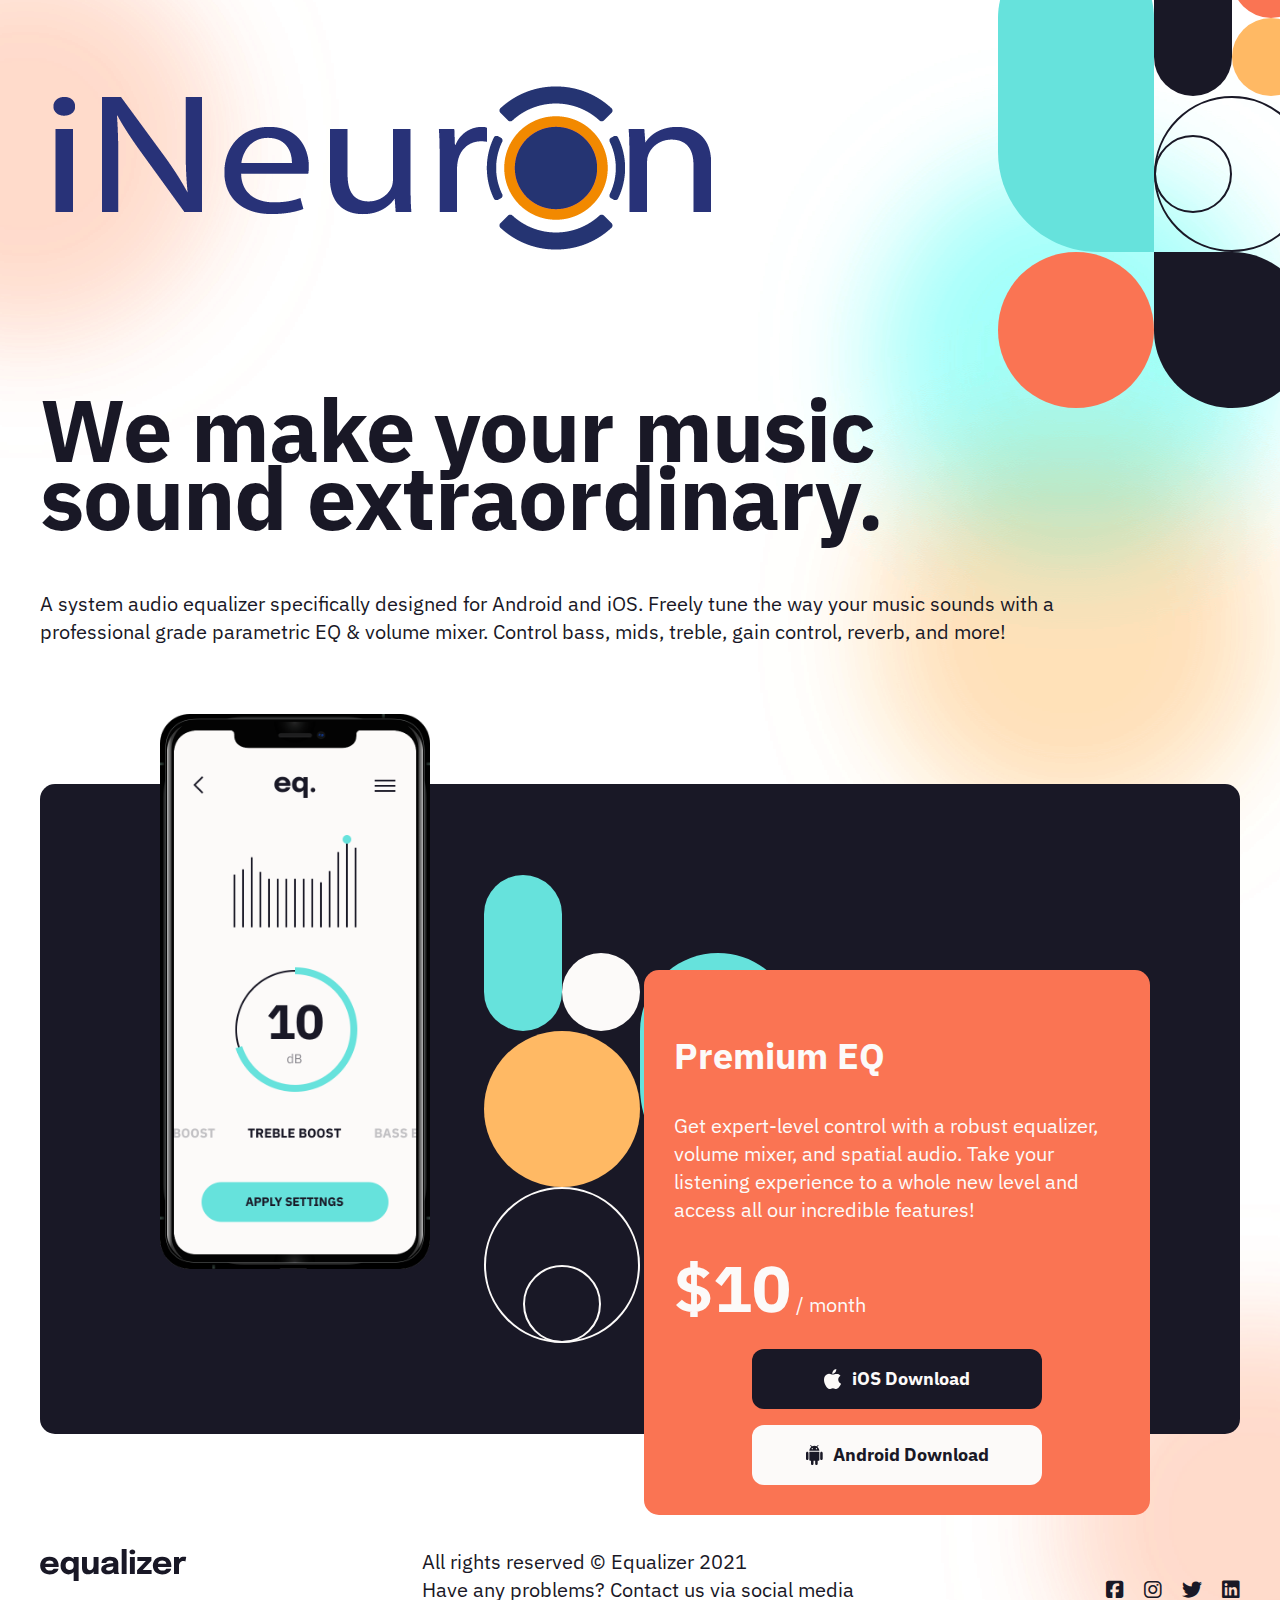
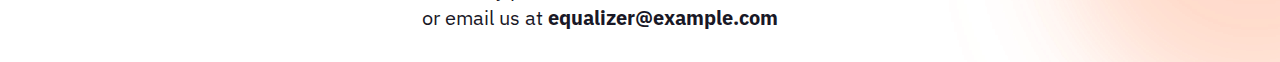
<file: 06_DOM Project/index.html>
<!DOCTYPE html>
<html lang="en">

<head>
  <meta charset="UTF-8">
  <meta name="viewport" content="width=device-width, initial-scale=1.0">

  <link rel="stylesheet" href="./css/style.css">
  <title>DOM Project 3</title>
</head>

<body>

  <main>
    <div class="top_img"><img src="./assets/bg-pattern-1.svg" alt="Background top image"></div>
    <header><img src="./assets/logo.svg" alt="Logo" class="logo"></header>
    <section class="hero">
      <h1>We make your music sound extraordinary.</h1>
      <p>A system audio equalizer specifically designed for Android and iOS. Freely tune the
        way your music sounds with a professional grade parametric EQ & volume mixer. Control
        bass, mids, treble, gain control, reverb, and more!</p>
    </section>

    <section class="app">
      <div class="app_img">
        <img src="./assets/illustration-app.png" alt="Ilustration app">
      </div>
      <div class="app_info">
        <h2>Premium EQ</h2>
        <p>Get expert-level control with a robust equalizer, volume mixer, and spatial audio. Take
          your listening experience to a whole new level and access all our incredible features!</p>
        <div class="app_price">
          <span>$4</span> / month
        </div>
        <div class="buttons">
          <div class="button iosDownload">
            <img src="./assets/icon-apple.svg" alt="iOS button">
            <span>iOS Download</span>
          </div>
          <div class="button androidDownload">
            <img src="./assets/icon-android.svg" alt="Android button">
            <span>Android Download</span>
          </div>
        </div>
      </div>
    </section>

    <footer>
      <div class="footer_logo"><img src="./assets/logo.svg" alt="Logo" class="logo"></div>
      <div class="footer_text">
        <div class="footer_copy">All rights reserved © Equalizer 2021</div>
        <div class="footer_problems"> Have any problems? Contact us via social media or email us at
          <strong>equalizer@example.com </strong>
        </div>
      </div>

      <div class="footer_social">
        <div class="footer_social_ico"><i class="fa-brands fa-square-facebook"></i></div>
        <div class="footer_social_ico"><i class="fa-brands fa-instagram"></i></div>
        <div class="footer_social_ico"><i class="fa-brands fa-twitter"></i></div>
      </div>
      <script src="./script.js"></script>
    </footer>
  </main>


  <link rel="stylesheet" href="https://cdnjs.cloudflare.com/ajax/libs/font-awesome/6.2.0/css/all.min.css">
</body>

</html>
</file>
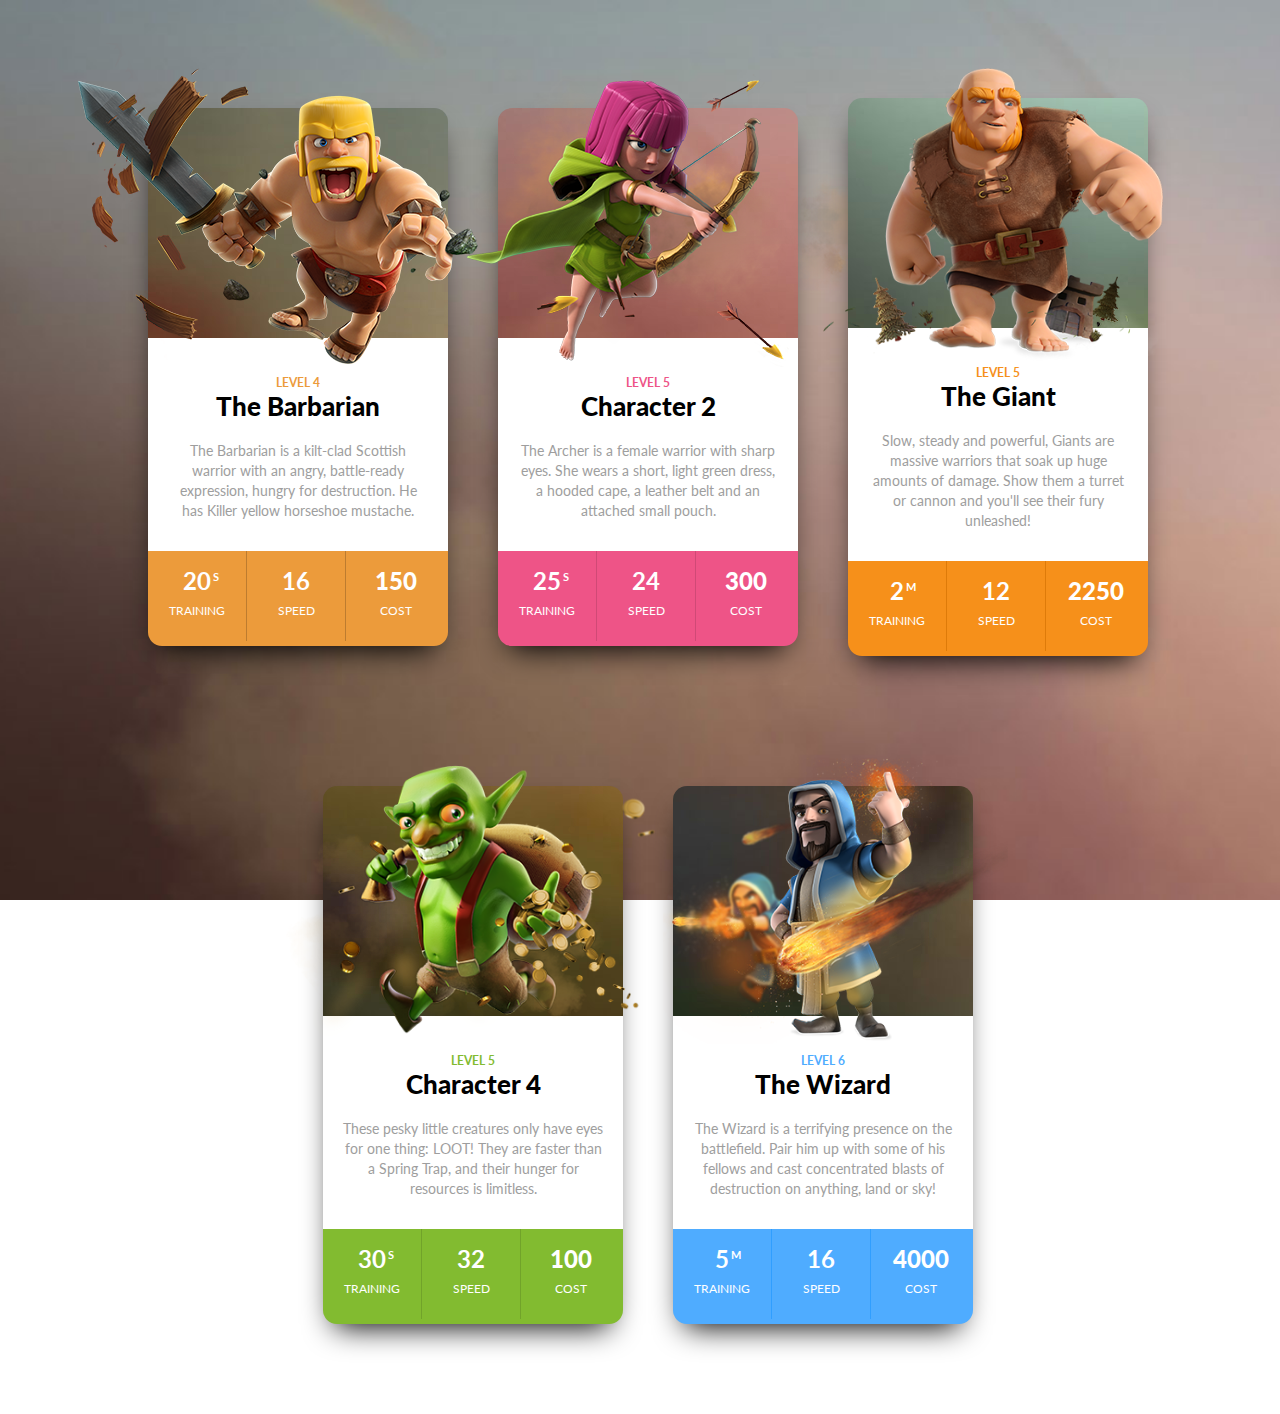
<file: 04_DOM Project/04_DOM Project/index.html>
<!DOCTYPE html>
<html lang="en">

<head>
    <meta charset="UTF-8" />
    <meta http-equiv="X-UA-Compatible" content="IE=edge" />
    <meta name="viewport" content="width=device-width, initial-scale=1.0" />
    <title>Document</title>
    <link rel="stylesheet" href="./style.css" />

</head>

<body>
    <div class="slide-container">
        <div class="wrapper">
            <div class="clash-card barbarian">
                <div class="clash-card__image clash-card__image--barbarian">
                    <img src="./assets/barbarian.png" alt="barbarian" />
                </div>
                <div class="clash-card__level clash-card__level--barbarian">
                    Level 4
                </div>
                <div>The Barbarian</div>
                <div class="clash-card__unit-description">
                    The Barbarian is a kilt-clad Scottish warrior with an angry,
                    battle-ready expression, hungry for destruction. He has Killer
                    yellow horseshoe mustache.
                </div>

                <div class="clash-card__unit-stats clash-card__unit-stats--barbarian clearfix">
                    <div class="one-third">
                        <div class="stat">20<sup>S</sup></div>
                        <div class="stat-value">Training</div>
                    </div>

                    <div class="one-third">
                        <div class="stat">16</div>
                        <div class="stat-value">Speed</div>
                    </div>

                    <div class="one-third no-border">
                        <div class="stat">150</div>
                        <div class="stat-value">Cost</div>
                    </div>
                </div>
            </div>
            <!-- end clash-card barbarian-->
        </div>
        <!-- end wrapper -->

        <div class="wrapper">
            <div class="clash-card archer">
                <div class="clash-card__image clash-card__image--archer">
                    <img src="./assets/archer.png" alt="archer" />
                </div>
                <div class="clash-card__level clash-card__level--archer">Level 5</div>
                <div>Character 2</div>
                <div class="clash-card__unit-description">
                    The Archer is a female warrior with sharp eyes. She wears a short,
                    light green dress, a hooded cape, a leather belt and an attached
                    small pouch.
                </div>

                <div class="clash-card__unit-stats clash-card__unit-stats--archer clearfix">
                    <div class="one-third">
                        <div class="stat">25<sup>S</sup></div>
                        <div class="stat-value">Training</div>
                    </div>

                    <div class="one-third">
                        <div class="stat">24</div>
                        <div class="stat-value">Speed</div>
                    </div>

                    <div class="one-third no-border">
                        <div class="stat">300</div>
                        <div class="stat-value">Cost</div>
                    </div>
                </div>
            </div>
            <!-- end clash-card archer-->
        </div>
        <!-- end wrapper -->

        <div class="wrapper">
            <div class="clash-card giant">
                <div class="clash-card__image clash-card__image--giant">
                    <img src="./assets/giant.png" alt="giant" />
                </div>
                <div class="clash-card__level clash-card__level--giant">Level 5</div>
                <div>The Giant</div>
                <div class="clash-card__unit-description">
                    Slow, steady and powerful, Giants are massive warriors that soak up
                    huge amounts of damage. Show them a turret or cannon and you'll see
                    their fury unleashed!
                </div>

                <div class="clash-card__unit-stats clash-card__unit-stats--giant clearfix">
                    <div class="one-third">
                        <div class="stat">2<sup>M</sup></div>
                        <div class="stat-value">Training</div>
                    </div>

                    <div class="one-third">
                        <div class="stat">12</div>
                        <div class="stat-value">Speed</div>
                    </div>

                    <div class="one-third no-border">
                        <div class="stat">2250</div>
                        <div class="stat-value">Cost</div>
                    </div>
                </div>
            </div>
            <!-- end clash-card giant-->
        </div>
        <!-- end wrapper -->

        <div class="wrapper">
            <div class="clash-card goblin">
                <div class="clash-card__image clash-card__image--goblin">
                    <img src="./assets/goblin.png" alt="goblin" />
                </div>
                <div class="clash-card__level clash-card__level--goblin">Level 5</div>
                <div>Character 4</div>
                <div class="clash-card__unit-description">
                    These pesky little creatures only have eyes for one thing: LOOT!
                    They are faster than a Spring Trap, and their hunger for resources
                    is limitless.
                </div>

                <div class="clash-card__unit-stats clash-card__unit-stats--goblin clearfix">
                    <div class="one-third">
                        <div class="stat">30<sup>S</sup></div>
                        <div class="stat-value">Training</div>
                    </div>

                    <div class="one-third">
                        <div class="stat">32</div>
                        <div class="stat-value">Speed</div>
                    </div>

                    <div class="one-third no-border">
                        <div class="stat">100</div>
                        <div class="stat-value">Cost</div>
                    </div>
                </div>
            </div>
            <!-- end clash-card goblin-->
        </div>
        <!-- end wrapper -->

        <div class="wrapper">
            <div class="clash-card wizard">
                <div class="clash-card__image clash-card__image--wizard">
                    <img src="./assets/wizard.png" alt="wizard" />
                </div>
                <div class="clash-card__level clash-card__level--wizard">Level 6</div>
                <div>The Wizard</div>
                <div class="clash-card__unit-description">
                    The Wizard is a terrifying presence on the battlefield. Pair him up
                    with some of his fellows and cast concentrated blasts of destruction
                    on anything, land or sky!
                </div>

                <div class="clash-card__unit-stats clash-card__unit-stats--wizard clearfix">
                    <div class="one-third">
                        <div class="stat">5<sup>M</sup></div>
                        <div class="stat-value">Training</div>
                    </div>

                    <div class="one-third">
                        <div class="stat">16</div>
                        <div class="stat-value">Speed</div>
                    </div>

                    <div class="one-third no-border">
                        <div class="stat">4000</div>
                        <div class="stat-value">Cost</div>
                    </div>
                </div>
            </div>
            <!-- end clash-card wizard-->
        </div>
        <!-- end wrapper -->
    </div>
    <!-- end container -->
    <script src="./script.js"></script>
</body>

</html>
</file>
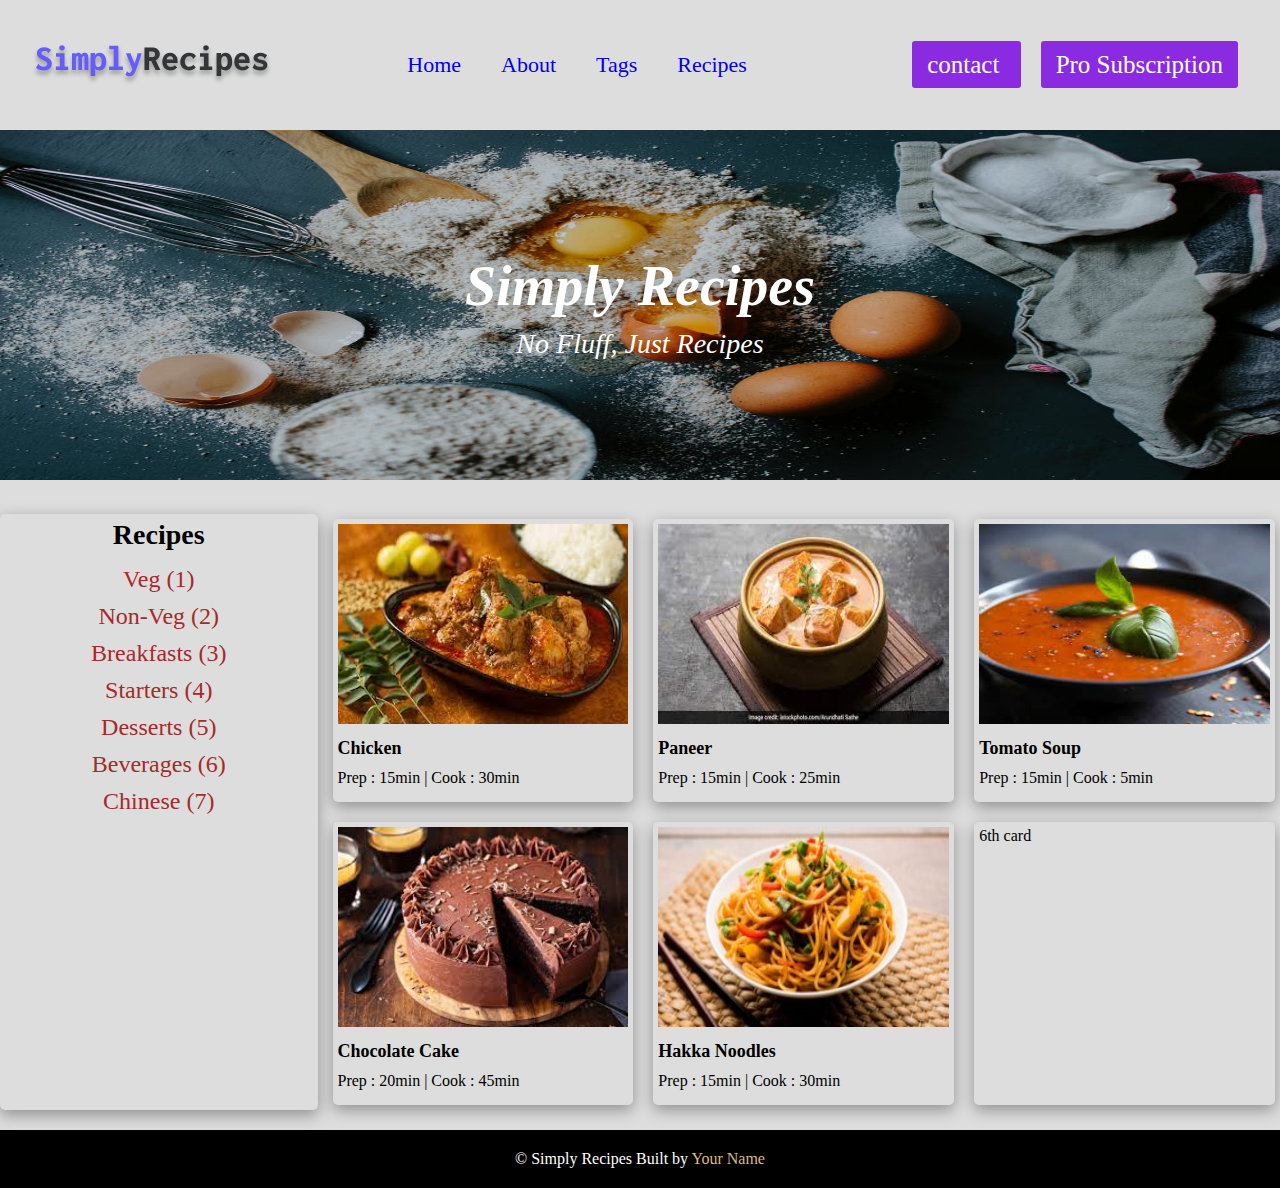
<file: 05_DOM Project/05_DOM Project/index.html>
<!DOCTYPE html>
<html lang="en">

<head>
    <meta charset="UTF-8" />
    <meta http-equiv="X-UA-Compatible" content="IE=edge" />
    <meta name="viewport" content="width=device-width, initial-scale=1.0" />
    <title>Simply Recipes</title>
    <link rel="stylesheet" href="style.css" />
    <link rel="shortcut icon" href="/img/favicon.ico" type="image/x-icon">
</head>

<body>
    <nav class="navbar">
        <div class="nav-center">
            <div class="nav-header">
                <a href="index.html" class="nav-logo">
                    <img src="./img/logo.svg" alt="Simply Recipes" />
                </a>
            </div>
            <div class="nav-links">
                <a href="index.html" class="nav-link"> home </a>
                <a href="index.html" class="nav-link"> about </a>
                <a href="index.html" class="nav-link"> tags </a>
                <a href="index.html" class="nav-link"> recipes </a>
            </div>
            <div>
                <a href="index.html" class="btn"> contact </a>
            </div>
        </div>
    </nav>
    <main class="page">
        <header class="hero">
            <div class="hero-container">
                <img src="./img/main.jpeg" alt="Main Image">
                <div class="hero-text">
                    <h1>Simply Recipes</h1>
                    <h4>No Fluff, Just Recipes</h4>
                </div>
            </div>
        </header>
        <section class="recipes-container">
            <div class="tags-container">
                <h4 class="text-r">recipes</h4>
                <div>
                    <a href="#"> Veg (1)</a>
                    <a href="#"> Non-Veg (2)</a>
                    <a href="#"> Breakfasts (3)</a>
                    <a href="#"> Starters (4)</a>
                    <a href="#"> Desserts (5)</a>
                    <a href="#"> Beverages (6)</a>
                </div>
            </div>
            <div class="recipe-gallery">
                <div class="card">
                    <a href="#" class="recipe-text">
                        <img src="./img/recipe-1.jpeg" class="recipe-img" />
                        <h5 class="recipe-name">Chicken</h5>
                        <p class="recipe-disp">Prep : 15min | Cook : 30min</p>
                    </a>
                </div>
                <div class="card">
                    <a href="#" class="recipe-text">
                        <img src="./img/recipe-2.jpeg" class="recipe-img " />
                        <h5 class="recipe-name">Paneer</h5>
                        <p class="recipe-disp">Prep : 15min | Cook : 25min</p>
                    </a>
                </div>
                <div class="card">
                    <a href="#" class="recipe-text">
                        <img src="./img/recipe-3.jpeg" class="recipe-img " />
                        <h5 class="recipe-name">Tomato Soup</h5>
                        <p class="recipe-disp">Prep : 15min | Cook : 5min</p>
                    </a>
                </div>
                <div class="card">
                    <a href="#" class="recipe-text">
                        <img src="./img/recipe-4.jpeg" class="recipe-img " />
                        <h5 class="recipe-name">Chocolate Cake</h5>
                        <p class="recipe-disp">Prep : 20min | Cook : 45min</p>
                    </a>
                </div>
                <div class="card">
                    <a href="#" class="recipe-text">
                        <img src="./img/recipe-5.jpeg" class="recipe-img " />
                        <h5 class="recipe-name">Hakka Noodles</h5>
                        <p class="recipe-disp">Prep : 15min | Cook : 30min</p>
                    </a>
                </div>
            </div>
        </section>
    </main>
    <script src="./script.js"></script>

    <footer class="page-footer">
        <p>
            &copy;
            <span class="footer-logo">Simply Recipes</span> Built by
            <a href=#>Your Name</a>
        </p>
    </footer>
</body>

</html>




<!-- 
    const ab = document.querySelector(".nav-links")
let x = document.createElement("a")
x.classList.add("btn")
x.textContent="Recipes 2"
'Recipes 2'
ab.append(x)
 -->
</file>
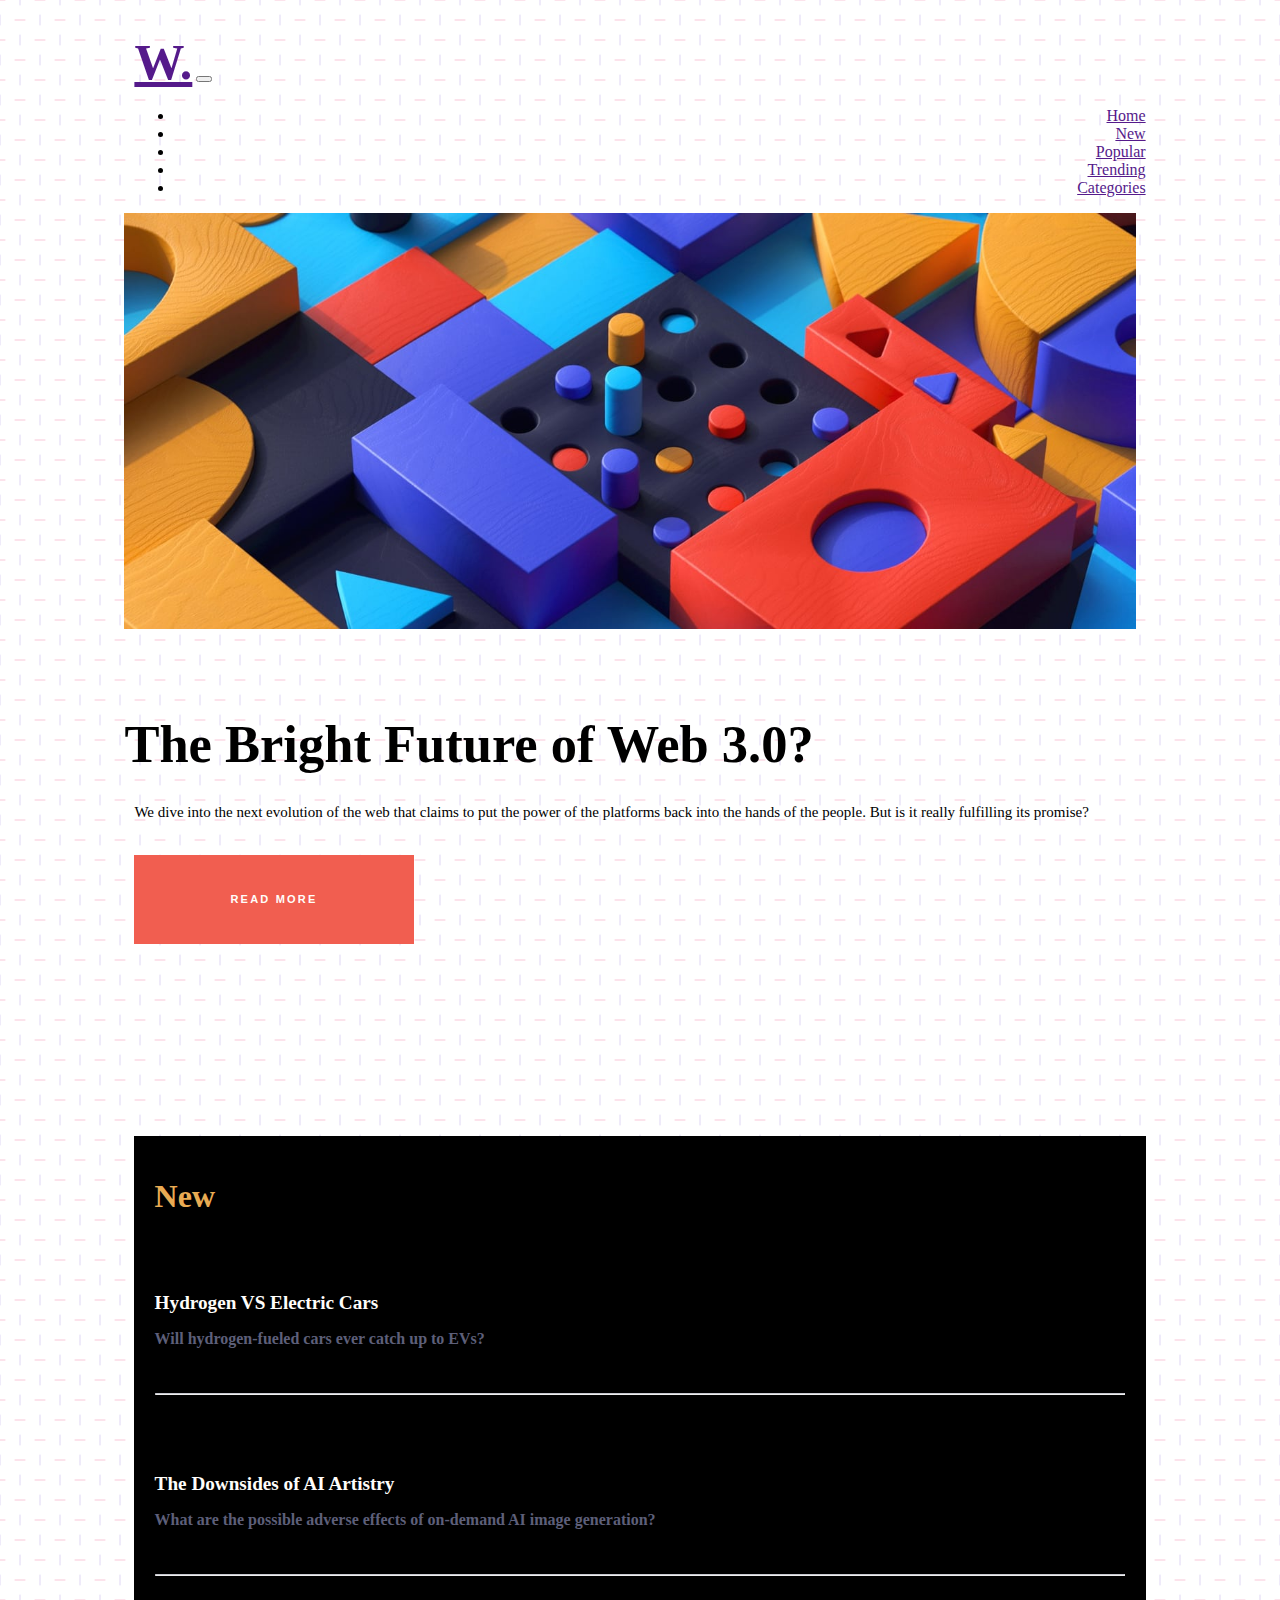
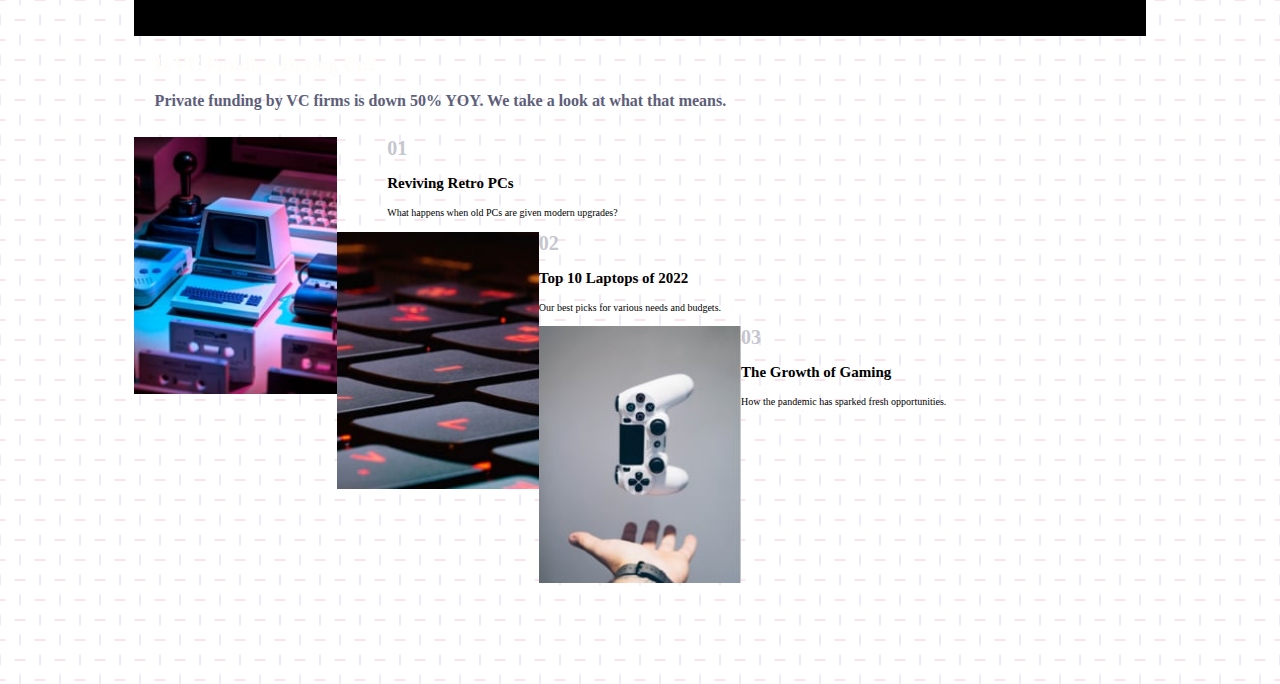
<file: DOM P8/DOM P8/index.html>
<!DOCTYPE html>
<html lang="en">
  <head>
    <meta charset="UTF-8" />
    <meta name="viewport" content="width=device-width, initial-scale=1.0" />
    <title>Frontend Mentor | News homepage</title>
    <link
      rel="stylesheet"
      href="https://cdn.jsdelivr.net/npm/bootstrap@5.2.2/dist/css/bootstrap.min.css"
      integrity="sha384-Zenh87qX5JnK2Jl0vWa8Ck2rdkQ2Bzep5IDxbcnCeuOxjzrPF/et3URy9Bv1WTRi"
      crossorigin="anonymous"
    />
    <link rel="stylesheet" href="style.css" />
    <script
      src="https://cdn.jsdelivr.net/npm/bootstrap@5.2.2/dist/js/bootstrap.bundle.min.js"
      integrity="sha384-OERcA2EqjJCMA+/3y+gxIOqMEjwtxJY7qPCqsdltbNJuaOe923+mo//f6V8Qbsw3"
      crossorigin="anonymous"
    ></script>
    <script
      src="https://cdn.jsdelivr.net/npm/bootstrap@5.2.2/dist/js/bootstrap.min.js"
      integrity="sha384-IDwe1+LCz02ROU9k972gdyvl+AESN10+x7tBKgc9I5HFtuNz0wWnPclzo6p9vxnk"
      crossorigin="anonymous"
    ></script>
    <script
      src="https://cdn.jsdelivr.net/npm/@popperjs/core@2.11.6/dist/umd/popper.min.js"
      integrity="sha384-oBqDVmMz9ATKxIep9tiCxS/Z9fNfEXiDAYTujMAeBAsjFuCZSmKbSSUnQlmh/jp3"
      crossorigin="anonymous"
    ></script>
  </head>
  <body>
    <main class="container-fluid">
      <nav class="navbar navbar-expand-lg">
        <a class="navbar-brand" href="">W.</a>

        <button class="navbar-toggler" type="button">
          <span class="navbar-toggler-icon"></span>
        </button>

        <div class="collapse navbar-collapse" id="navbarTogglerDemo01">
          <ul class="navbar-nav ms-auto list-btn">
            <li class="nav-item">
              <a class="nav-link" href="">Home</a>
            </li>
            <li class="nav-item">
              <a class="nav-link" href="">New</a>
            </li>
            <li class="nav-item">
              <a class="nav-link" href="">Popular</a>
            </li>
            <li class="nav-item">
              <a class="nav-link" href="">Trending</a>
            </li>
            <li class="nav-item">
              <a class="nav-link" href="">Categories</a>
            </li>
          </ul>
        </div>
      </nav>

      <section class="row first-row">
        <div class="col-lg-8">
          <img
            class="desk-image"
            src="images/image-web-3-desktop.jpg"
            alt="desk-img"
          />
          <div class="row second-row">
            <div class="col-lg-6">
              <h1 class="img-heading">The Bright Future of Web 3.0?</h1>
            </div>
            <div class="col-lg-6">
              <p class="sec-row-p">
                We dive into the next evolution of the web that claims to put
                the power of the platforms back into the hands of the people.
                But is it really fulfilling its promise?
              </p>
              <button class="read-btn">READ MORE</button>
            </div>
          </div>
        </div>
        <aside class="col-lg-4 new">
          <h1>New</h1>
          <h2 class="new-head">Hydrogen VS Electric Cars</h2>
          <p class="new-p">Will hydrogen-fueled cars ever catch up to EVs?</p>
          <hr class="hr-line" />
          <h2 class="new-head">The Downsides of AI Artistry</h2>
          <p class="new-p">
            What are the possible adverse effects of on-demand AI image
            generation?
          </p>
          <hr class="hr-line" />
          <h2 class="new-head">Is VC Funding Drying Up?</h2>
          <p class="new-p">
            Private funding by VC firms is down 50% YOY. We take a look at what
            that means.
          </p>
        </aside>
      </section>

      <section class="row last-row">
        <div class="col-lg-4">
          <img
            class="last-row-img"
            src="images/image-retro-pcs.jpg"
            alt="retro-img"
          />
          <h1 class="last-row-h1">01</h1>
          <h3>Reviving Retro PCs</h3>
          <p class="last-row-p">
            What happens when old PCs are given modern upgrades?
          </p>
        </div>
        <div class="col-lg-4">
          <img
            class="last-row-img"
            src="images/image-top-laptops.jpg"
            alt="laptop-img"
          />
          <h1 class="last-row-h1">02</h1>
          <h3>Top 10 Laptops of 2022</h3>
          <p class="last-row-p">
            Our best picks for various needs and budgets.
          </p>
        </div>
        <div class="col-lg-4">
          <img
            class="last-row-img"
            src="images/image-gaming-growth.jpg"
            alt="growth-img"
          />
          <h1 class="last-row-h1">03</h1>
          <h3>The Growth of Gaming</h3>
          <p class="last-row-p">
            How the pandemic has sparked fresh opportunities.
          </p>
        </div>
      </section>
    </main>
  </body>
</html>
</file>
<file: 06_DOM Project/css/style.css>
@import url('https://fonts.googleapis.com/css2?family=IBM+Plex+Sans:wght@400;700&display=swap');

:root{
    --color1: #66E2DC;
    --color2:#FA7453;
    --color3:#FFB964;
    --color4:#FCFAF9;
    --color5:#191826;

    /*Typo*/
    --ff: 'IBM Plex Sans', sans-serif;
    /*h1*/
    --h1-lh:68px;
    --h1-ls: -1px;
    --h1-fw:700;
    --h1-fs:88px;

    /*h2*/
    --h2-lh:52px;
    --h2-fw: 700;
    --h2-fs:40px;

    /*Body1*/
    --body-fs:20px;
    --body-lh: 34px;    
    /*Body2*/
    --body2-fs: 16px;
    --body2-lh: 26px;

}

/* General */
html, body{
    margin: 0;
    width: 100%;
    min-height: 100vh;
    font-family: var(--ff);
    font-size: var(--body2-fs);
    line-height: var(--body2-lh);
    background-image: url("../assets/bg-main-mobile.png");
    color: var(--color5);
    overflow-x: hidden;
}
h1{
    font-size: var(--h1-fs);
    line-height: var(--h1-lh);
    font-weight:var(--h1-fw);
    letter-spacing: var(--h1-ls)
}h2{
    font-size: var(--h2-fs);
    font-weight: var(--h2-fw);
    line-height: var(--h2-lh);
}

/* Buttons */
.button {
    min-width: 290px;
    text-align: center;
    min-height: 60px;
    font-weight: 700;
    border-radius: 12px;
    display: grid;
    align-items: center;
    font-size: 18px;
    cursor: pointer;
    display: flex;
    justify-content: center;
    gap: 10px;
}
.buttons {
    display: flex;
    flex-direction: column;
    align-items: center;
    gap: 16px;
}

.iosDownload {
    background: var(--color5);
    color: var(--color4);
}

.iosDownload:hover {
    background: var(--color1);
}

.androidDownload {
    background-color: var(--color4);
    color: var(--color5);
}

.androidDownload:hover {
    background: var(--color3);
}


/*Content */
main{
    max-width: 1200px;
    margin: 0 auto;
    padding: 30px;
}
section {padding: 34px 0;}

/*Header */
header{
    padding: 39px 0;
}
.top_img{display:none}

/*Hero */
h1{font-size: 40px;}
h2 {font-size: 36px;}
/* App */
.app_img {
    display: flex;
    background-image: url('../assets/bg-pattern-2.svg');
    background-repeat: no-repeat;
    background-position: center;
    background-color: var(--color5);
    position: relative;
    border-radius: 15px;
    margin-top: 50px;
    z-index: 2;
    padding-bottom: 50px;
}.app_img img {
    max-width: 200px;
    margin: 0 auto;
    margin-top: -70px;
}
.app_info {
    background: var(--color2);
    border-radius: 15px;
    padding: 30px;
    margin-top: -20px;
    z-index: 99;
    color: var(--color4);
    position: relative;
    gap: 30px;
    display: grid;
}
.app_info h2 {
    padding: 0;
    margin-bottom: 0;
}
.app_info p {margin-top: 0;}

.app_price span {
    font-size: 65px;
    font-weight: var(--h1-fw);
}

/* Footer */
.footer_social {
    display: flex;
    gap: 20px;
}

.footer_social_ico:hover {
    cursor: pointer;
    color: var(--color2) !important;
}

footer {
    display: grid;
    gap: 20px;
    margin-top: 80px;
}
.footer_logo {align-self: flex-start;}


@media (min-width: 760px) {
    h1 {
        font-size: 64px;
        line-height: 64px;
    }
    
    body {
        font-size: 18px;
        line-height: 28px;
    }
    .top_img {
        display:block;
        position: absolute;
        right: -30px;
        top: -60px;
    }
    .hero {
        max-width: 520px;
    }
    .app_img {
        min-height: 600px;
    }
    
    .app_img img {
        max-width: 270px;
        max-height: 555px;
        margin-left: 10%;
    }
    .app_info {
        max-width: 400px;
        margin-top: -400px;
        margin-left: 240px;
    }
    .footer_content {
        align-items: center;
        display: flex;
    }

}


@media (min-width: 1024px) {
    html, body{
        background-image: url(../assets/bg-main-desktop.png);
        background-position: center;
    }

    .hero {
        max-width: 85vw;
        position: relative;
    }

    h1 {
        font-size: var(--h1-fs);
        line-height: var(--h1-lh);
    }

    body {
        font-size: var(--body-fs);
    }

    .app_info {
        position: absolute;
        margin: unset;
        top: 270px;
        right: 90px;
        max-width: 446px;
    }

    .app {
        position: relative;
    }

    footer {
        display: flex;
        align-items: center;
        justify-content: space-between;
    }

    .footer_text {
        max-width: 450px;
    }
}
</file>
<file: 04_DOM Project/04_DOM Project/style.css>
@import url(https://fonts.googleapis.com/css?family=Lato:400,700,900);
*,
*:before,
*:after {
  box-sizing: border-box;
}

body {
  background: linear-gradient(to bottom, #8c7a7a 0%, #af877c 65%, #af877c 100%) fixed;
  background: url("./assets/coc-background.jpg") no-repeat center center fixed;
  background-size: cover;
  font: 14px/20px "Lato", Arial, sans-serif;
  color: #9e9e9e;
  height: 100vh;
  width: 100vw;
  display: flex;
  align-items: center;
  justify-content: space-around;
  overflow-x: hidden;
}

.slide-container {
  margin: auto;
  display: flex;
  gap: 50px;
  align-items: center;
  justify-content: center;
  flex-wrap: wrap;
  padding: 50px 30px;
  flex-shrink: 6;
}

.wrapper {
  padding-top: 40px;
  padding-bottom: 40px;
}
.wrapper:focus {
  outline: 0;
}

.clash-card {
  background: white;
  width: 300px;
  display: inline-block;
  margin: auto;
  border-radius: 19px;
  position: relative;
  text-align: center;
  box-shadow: -1px 15px 30px -12px black;
  z-index: 9999;
}

.clash-card__image {
  position: relative;
  height: 230px;
  margin-bottom: 35px;
  border-top-left-radius: 14px;
  border-top-right-radius: 14px;
}

.clash-card__image--barbarian {
  background: url("./assets/barbarian-bg.jpg");
}
.clash-card__image--barbarian img {
  width: 400px;
  position: absolute;
  top: -65px;
  left: -70px;
}

.clash-card__image--archer {
  background: url("./assets/archer-bg.jpg");
}
.clash-card__image--archer img {
  width: 400px;
  position: absolute;
  top: -34px;
  left: -37px;
}

.clash-card__image--giant {
  background: url("./assets/giant-bg.jpg");
}
.clash-card__image--giant img {
  width: 340px;
  position: absolute;
  top: -30px;
  left: -25px;
}

.clash-card__image--goblin {
  background: url("./assets//goblin-bg.jpg");
}
.clash-card__image--goblin img {
  width: 370px;
  position: absolute;
  top: -21px;
  left: -37px;
}

.clash-card__image--wizard {
  background: url("./assets/wizard-bg.jpg");
}
.clash-card__image--wizard img {
  width: 345px;
  position: absolute;
  top: -28px;
  left: -10px;
}

.clash-card__level {
  text-transform: uppercase;
  font-size: 12px;
  font-weight: 700;
  margin-bottom: 3px;
}

.clash-card__level--barbarian {
  color: #ec9b3b;
}

.clash-card__level--archer {
  color: #ee5487;
}

.clash-card__level--giant {
  color: #f6901a;
}

.clash-card__level--goblin {
  color: #82bb30;
}

.clash-card__level--wizard {
  color: #4facff;
}

.clash-card div:nth-child(3) {
  font-size: 26px;
  color: black;
  font-weight: 900;
  margin-bottom: 5px;
}

.clash-card__unit-description {
  padding: 20px;
  margin-bottom: 10px;
}


.clash-card__unit-stats--barbarian .one-third {
  border-right: 1px solid #bd7c2f;
}


.clash-card__unit-stats--archer .one-third {
  border-right: 1px solid #d04976;
}


.clash-card__unit-stats--giant .one-third {
  border-right: 1px solid #de7b09;
}


.clash-card__unit-stats--goblin .one-third {
  border-right: 1px solid #71a32a;
}

.clash-card__unit-stats--wizard .one-third {
  border-right: 1px solid #309eff;
}

.clash-card__unit-stats {

  font-weight: 700;
  border-bottom-left-radius: 14px;
  border-bottom-right-radius: 14px;
}
.clash-card__unit-stats .one-third {
  width: 33%;
  float: left;
  padding: 20px 15px;
}
.clash-card__unit-stats sup {
  position: absolute;
  bottom: 4px;
  font-size: 45%;
  margin-left: 2px;
}
.clash-card__unit-stats .stat {
  position: relative;
  font-size: 24px;
  margin-bottom: 10px;
}
.clash-card__unit-stats .stat-value {
  text-transform: uppercase;
  font-weight: 400;
  font-size: 12px;
}
.clash-card__unit-stats .no-border {
  border-right: none;
}

.clearfix:after {
  visibility: hidden;
  display: block;
  font-size: 0;
  content: " ";
  clear: both;
  height: 0;
} 

.slick-prev {
  left: 100px;
  z-index: 999;
}

.slick-next {
  right: 100px;
  z-index: 999;
}
</file>
<file: 05_DOM Project/05_DOM Project/style.css>
*{
    margin: 0;
    padding: 0;
    box-sizing: border-box;
}

body{
    background-color: #dddddd;
    max-width: 1400px;
    margin: 0 auto;
}

.navbar{
    padding: 32px;
}

.nav-center{
    display: flex;
    justify-content: space-between;
    align-items: center;
}

.nav-links{
    display: flex;
    align-items: center;
    font-size: 22px;

}

.recipe-text{
    text-transform: capitalize;
    text-decoration: none;
    color: black;
}

a{
    text-decoration: none;
}

.nav-link{
    padding: 20px 10px;
}

.nav-links a{
    margin-right: 20px;
    text-transform: capitalize;
    text-decoration: none;
}

.btn{
    background-color: blueviolet;
    padding: 10px 15px;
    color: white;
    border-radius: 3px;
    margin: 10px;
    font-size: 25px;
}

.hero-container{
    position: relative;
    text-align: center;
    margin-bottom: 30px;
}

.hero-container img{
    width: 100%;
    height: 350px;
}

.hero-text{
    position: absolute;
    top: 50%;
    left:50% ;
    transform: translate(-50%,-50%);
}

.hero-text h1{
    font-size: 56px;
    color: white;
    margin-bottom: 10px;
    font-style: italic;
}

.hero-text h4{
    font-size: 28px;
    color: white;
    font-weight: 400;
    font-style: italic;
}


.recipes-container{
    margin: 0 auto;
    display: grid;
    grid-template-columns: 1fr 3fr;
    gap: 10px;
}

.recipe-gallery{
    display: grid;
    grid-template-columns: 1fr 1fr 1fr;
    gap: 20px;
}
.recipe-gallery .card {
    box-shadow: rgba(0, 0, 0, 0.35) 0px 5px 15px;

}

.recipes-container div{
    padding: 5px;
    border-radius: 5px;

} 

.recipe-img{
    width: 100%;
    height: 200px;
}

.recipe-name{
    text-transform: capitalize;
    font-size: 18px;
    margin-top: 10px;
}

.recipe-disp{
    text-transform: capitalize;
    font-size: 16px;
    margin: 10px 0;
}

.tags-container{
    text-align: center;
    box-shadow: rgba(0, 0, 0, 0.35) 0px 5px 15px;

}

.tags-container div:nth-child(2) {
    display: flex;
    flex-direction: column;
    box-shadow: none;

}

.tags-container div:nth-child(2)> a{
    margin-bottom: 10px;
    font-size: 24px;
    color: brown;
    text-transform: capitalize;
}

.text-r{
    font-size: 28px;
    text-transform: capitalize;
    margin-bottom: 10px;
}

.page-footer{
    text-align: center;
    background-color: black;
    color: white;
    padding: 20px;
    margin-top: 20px;
}

.page-footer a{
    text-decoration: none;
    color: burlywood;
    
}
</file>
<file: DOM P8/DOM P8/style.css>
body {
  background-image: linear-gradient(
      rgba(255, 255, 255, 0.5),
      rgba(255, 255, 255, 0.5)
    ),
    url("data:image/svg+xml,<svg id='patternId' width='100%' height='100%' xmlns='http://www.w3.org/2000/svg'><defs><pattern id='a' patternUnits='userSpaceOnUse' width='40' height='40' patternTransform='scale(1) rotate(0)'><rect x='0' y='0' width='100%' height='100%' fill='hsla(0,0%,100%,1)'/><path d='M20-5V5m0 30v10m20-30v10M0 15v10'  stroke-linejoin='round' stroke-linecap='round' stroke-width='0.5' stroke='hsla(258.5,59.4%,59.4%,1)' fill='none'/><path d='M-5 40H5M-5 0H5m30 0h10M35 40h10M15 20h10'  stroke-linejoin='round' stroke-linecap='round' stroke-width='0.5' stroke='hsla(339.6,82.2%,51.6%,1)' fill='none'/></pattern></defs><rect width='800%' height='800%' transform='translate(0,0)' fill='url(%23a)'/></svg>");
}

h3 {
  font-weight: bold;
  font-size: 18px;
  margin-left: 30%;
  padding-left: 6%;
  padding-right: 2%;
}

.container-fluid {
  padding: 2% 10%;
}

hr.hr-line {
  border-top: 1px solid hsl(233, 8%, 79%);
}

.desk-image {
  width: 100%;
  margin-left: -10px;
}

.first-row {
  margin-right: 0px;
  margin-left: 0px;
}

.new {
  background-color: black;
  padding: 2%;
  color: hsl(35, 77%, 62%);
  font-weight: bolder;
}
.new-h1 {
  padding-top: 5%;
}
.new-head {
  text-align: left;
  font-family: "Inter-Bold";
  color: hsl(36, 100%, 99%);
  font-size: 1.2em;
  margin-top: 8%;
}
.new-p {
  font-family: "Inter-Regular";
  font-size: 1em;
  color: hsl(236, 13%, 42%);
  padding-bottom: 3%;
}

.nav-item {
  padding-left: 1.7em;
  text-align: right;
}

.navbar-brand {
  font-size: 50px;
  font-family: "Inter-ExtraBold";
  font-weight: bolder;
}

.img-heading {
  margin-left: -10px;
  font-size: 3.5em;
  font-weight: 700;
  text-align: left;
  line-height: 50px;
}

.second-row {
  padding: 5% 5% 0% 0%;
  font-size: 15px;
}

.read-btn {
  background-color: hsl(5, 85%, 63%);
  margin-top: 2%;
  padding: 4% 10%;
  color: hsl(36, 100%, 99%);
  font-size: 11px;
  letter-spacing: 0.2em;
  font-weight: bold;
  border: none;
}

.last-row {
  margin: 10% 0% 10% 0%;
  text-align: left;
}
.last-row-img {
  width: 30%;
  float: left;
  padding-bottom: 0;
}
.last-row-h1 {
  color: hsl(233, 8%, 79%);
  font-size: 30px;
  margin-left: 30%;
  padding-left: 6%;
  padding-right: 2%;
}

.last-row-p {
  font-size: 15px;
  margin-left: 30%;
  padding-left: 6%;
  padding-right: 2%;
  margin-bottom: 0;
}

aside {
  height: 460px;
}

@media (min-width: 375px) {
  h3 {
    font-size: 15px;
    padding-left: 0;
    margin-left: 25%;
  }

  .last-row-img {
    width: 20%;
    padding-bottom: 10%;
  }
  .read-btn {
    margin-bottom: 20%;
  }
  .last-row-h1 {
    font-size: 20px;
    padding-left: 0;
    margin-left: 25%;
  }
  .last-row-p {
    font-size: 10px;
    padding-right: 20px;
    padding-left: 0;
    margin-left: 25%;
    margin-bottom: 0;
  }
}
</file>
